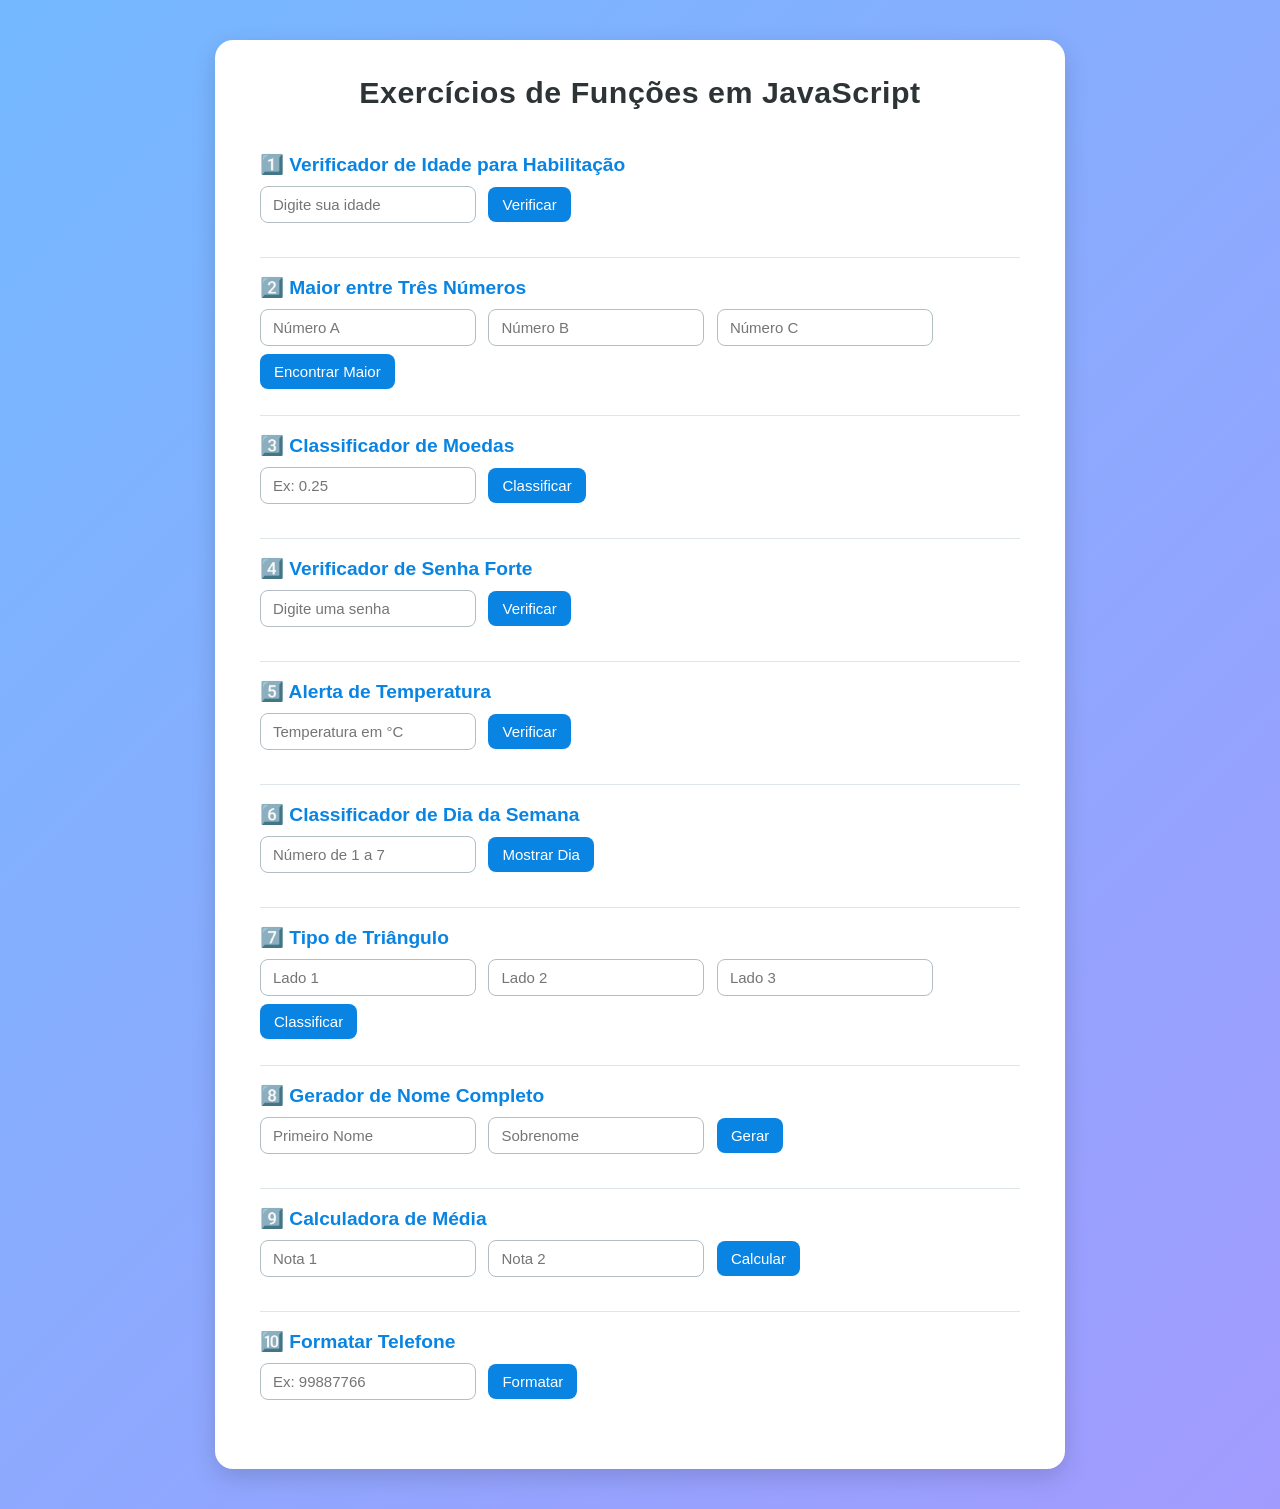
<file: CSSHTMLJSCRIPT/Exercicios_de_JS/Site/index.html>
<!DOCTYPE html>
<html lang="pt-BR">
<head>
  <meta charset="UTF-8">
  <meta name="viewport" content="width=device-width, initial-scale=1.0">
  <title>Exercícios de Funções em JavaScript</title>
  <link rel="stylesheet" href="style.css">
</head>
<body>
  <div class="container">
    <h1>Exercícios de Funções em JavaScript</h1>

    <section>
      <h2>1️⃣ Verificador de Idade para Habilitação</h2>
      <input type="number" id="idade" placeholder="Digite sua idade">
      <button onclick="mostrarPodeDirigir()">Verificar</button>
      <p id="res1"></p>
    </section>

    <section>
      <h2>2️⃣ Maior entre Três Números</h2>
      <input type="number" id="a" placeholder="Número A">
      <input type="number" id="b" placeholder="Número B">
      <input type="number" id="c" placeholder="Número C">
      <button onclick="mostrarMaior()">Encontrar Maior</button>
      <p id="res2"></p>
    </section>

    <section>
      <h2>3️⃣ Classificador de Moedas</h2>
      <input type="number" step="0.01" id="moeda" placeholder="Ex: 0.25">
      <button onclick="mostrarMoeda()">Classificar</button>
      <p id="res3"></p>
    </section>

    <section>
      <h2>4️⃣ Verificador de Senha Forte</h2>
      <input type="text" id="senha" placeholder="Digite uma senha">
      <button onclick="mostrarSenha()">Verificar</button>
      <p id="res4"></p>
    </section>

    <section>
      <h2>5️⃣ Alerta de Temperatura</h2>
      <input type="number" id="temp" placeholder="Temperatura em °C">
      <button onclick="mostrarTemperatura()">Verificar</button>
      <p id="res5"></p>
    </section>

    <section>
      <h2>6️⃣ Classificador de Dia da Semana</h2>
      <input type="number" id="dia" placeholder="Número de 1 a 7">
      <button onclick="mostrarDia()">Mostrar Dia</button>
      <p id="res6"></p>
    </section>

    <section>
      <h2>7️⃣ Tipo de Triângulo</h2>
      <input type="number" id="l1" placeholder="Lado 1">
      <input type="number" id="l2" placeholder="Lado 2">
      <input type="number" id="l3" placeholder="Lado 3">
      <button onclick="mostrarTriangulo()">Classificar</button>
      <p id="res7"></p>
    </section>

    <section>
      <h2>8️⃣ Gerador de Nome Completo</h2>
      <input type="text" id="nome" placeholder="Primeiro Nome">
      <input type="text" id="sobrenome" placeholder="Sobrenome">
      <button onclick="mostrarNomeCompleto()">Gerar</button>
      <p id="res8"></p>
    </section>

    <section>
      <h2>9️⃣ Calculadora de Média</h2>
      <input type="number" id="n1" placeholder="Nota 1">
      <input type="number" id="n2" placeholder="Nota 2">
      <button onclick="mostrarMedia()">Calcular</button>
      <p id="res9"></p>
    </section>

    <section>
      <h2>🔟 Formatar Telefone</h2>
      <input type="text" id="tel" placeholder="Ex: 99887766">
      <button onclick="mostrarTelefone()">Formatar</button>
      <p id="res10"></p>
    </section>
  </div>

  <script src="script.js"></script>
</body>
</html>
</file>
<file: CSSHTMLJSCRIPT/Exercicios_de_JS/Site/style.css>
/* ====== Estilo base ====== */
* {
  margin: 0;
  padding: 0;
  box-sizing: border-box;
}

body {
  font-family: "Segoe UI", Arial, sans-serif;
  background: linear-gradient(135deg, #74b9ff, #a29bfe);
  color: #2d3436;
  display: flex;
  justify-content: center;
  align-items: flex-start;
  min-height: 100vh;
  padding: 40px 15px;
}

/* ====== Container principal ====== */
.container {
  background: #fff;
  padding: 35px 45px;
  border-radius: 18px;
  box-shadow: 0 8px 25px rgba(0, 0, 0, 0.15);
  max-width: 850px;
  width: 100%;
  animation: fadeIn 0.6s ease-in-out;
}

/* ====== Título principal ====== */
h1 {
  text-align: center;
  color: #2d3436;
  margin-bottom: 25px;
  font-size: 1.9em;
  letter-spacing: 0.5px;
}

/* ====== Seções ====== */
section {
  border-bottom: 1px solid #dfe6e9;
  padding: 18px 0;
}

section:last-child {
  border-bottom: none;
}

/* ====== Subtítulos ====== */
h2 {
  color: #0984e3;
  font-size: 1.2em;
  margin-bottom: 10px;
}

/* ====== Inputs ====== */
input {
  padding: 9px 12px;
  border: 1px solid #b2bec3;
  border-radius: 8px;
  outline: none;
  font-size: 15px;
  margin-right: 8px;
  margin-bottom: 8px;
  transition: 0.3s;
}

input:focus {
  border-color: #0984e3;
  box-shadow: 0 0 5px rgba(9, 132, 227, 0.4);
}

/* ====== Botões ====== */
button {
  background-color: #0984e3;
  color: white;
  border: none;
  border-radius: 8px;
  padding: 9px 14px;
  cursor: pointer;
  font-size: 15px;
  transition: background 0.3s, transform 0.2s;
}

button:hover {
  background-color: #0652DD;
  transform: scale(1.05);
}

/* ====== Resultados ====== */
p {
  margin-top: 8px;
  font-weight: bold;
  color: #2d3436;
}

/* ====== Animação de entrada ====== */
@keyframes fadeIn {
  from {
    opacity: 0;
    transform: translateY(-10px);
  }
  to {
    opacity: 1;
    transform: translateY(0);
  }
}

/* ====== Responsividade ====== */
@media (max-width: 700px) {
  .container {
    padding: 25px;
  }

  input,
  button {
    width: 100%;
    margin-right: 0;
  }

  h1 {
    font-size: 1.6em;
  }

  h2 {
    font-size: 1.1em;
  }
}
</file>
